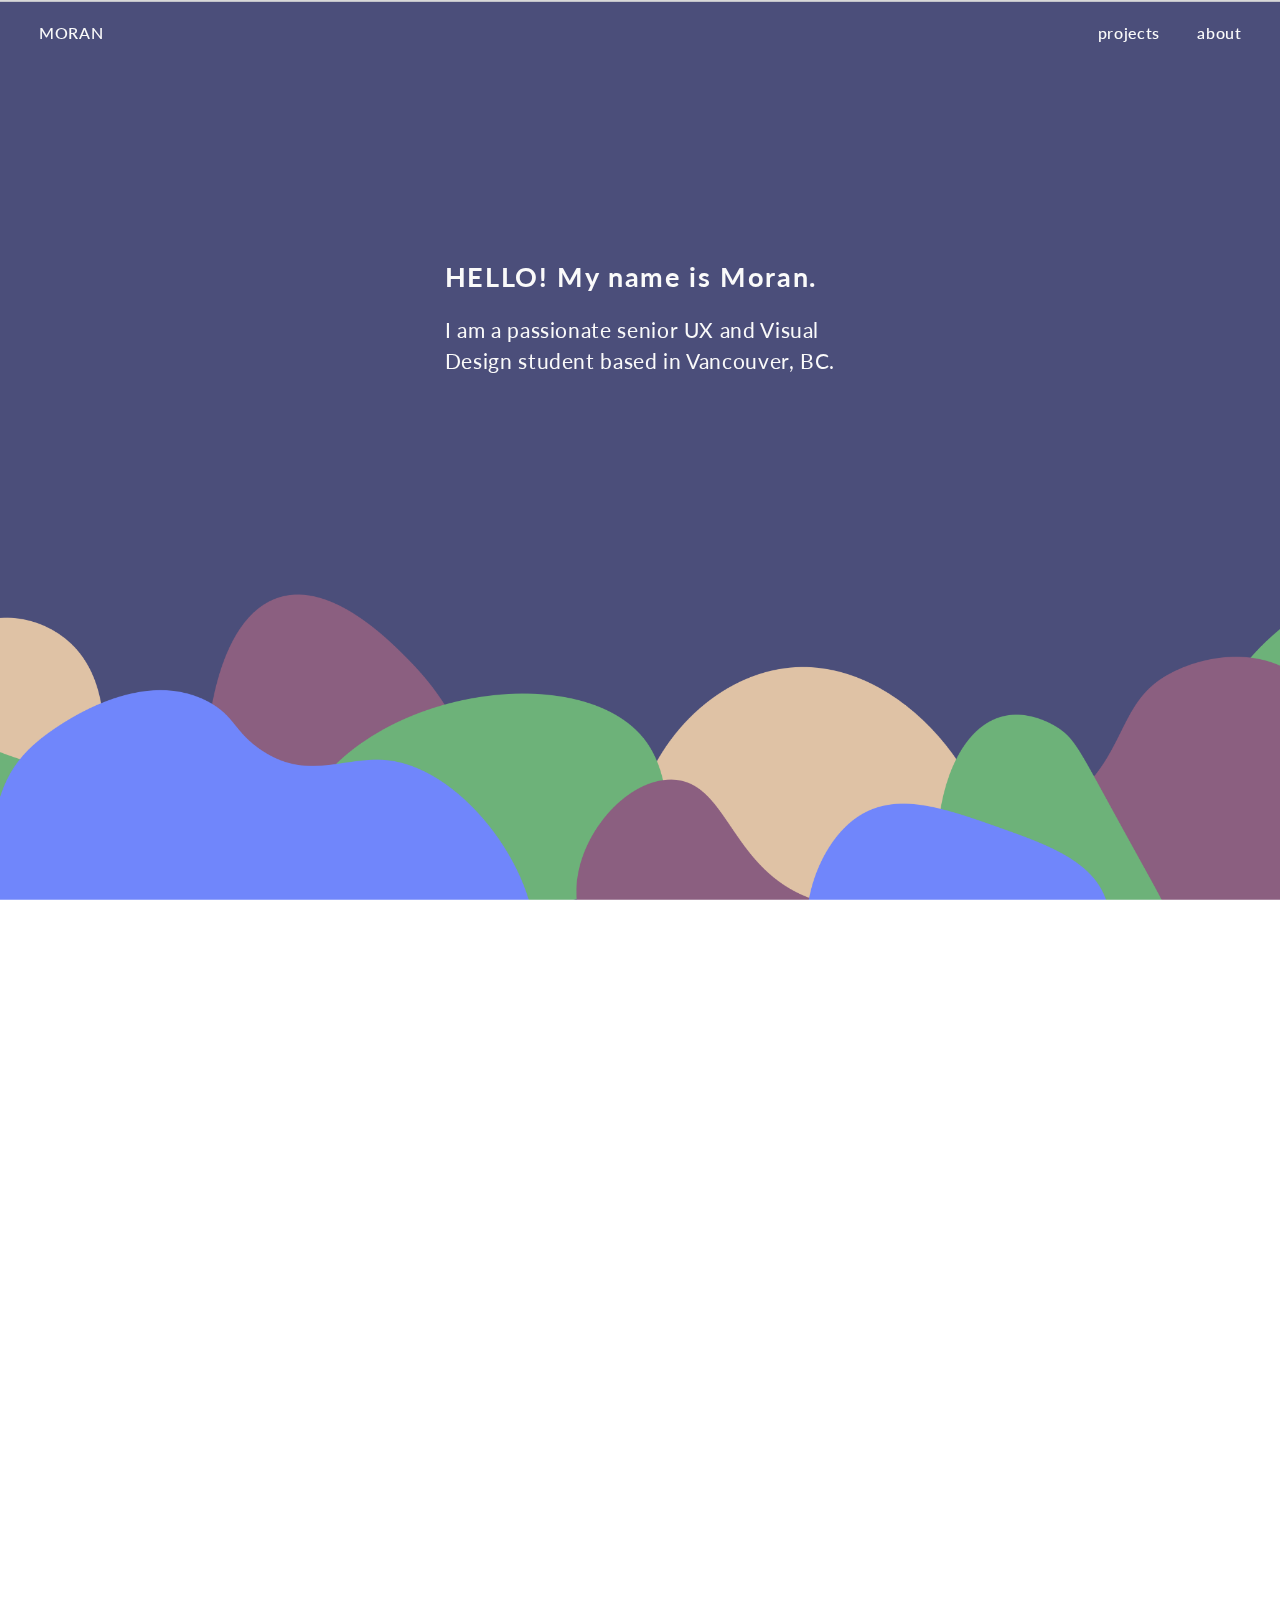
<file: index.html>
<!doctype html>
<html lang="en">
  <head>

    <meta charset="utf-8">
    <meta name="viewport" content ="width=device-width, initial-scale=1">

    <title>Moran Zhu</title>

    <link href="https://fonts.googleapis.com/css?family=Lato" rel="stylesheet">
    <link rel="stylesheet" href="css/normalize.css">
    <link rel="stylesheet" href="css/main.css">

    <link rel="stylesheet" type="text/css" href="css/jquery.fullPage.css" />

    <script src="http://ajax.googleapis.com/ajax/libs/jquery/1.11.1/jquery.min.js"></script>
    <script src="js/jquery.fullPage.js"></script>

    <script type="text/javascript">
    $(document).ready(function() {
			$('#fullpage').fullpage({
				anchors: ['firstPage', 'secondPage'],
				responsiveWidth: 720
			});
		});


	</script>

  </head>

  <body onresize="mouseOverChange()">
    <div id="fullpage">

      <div class="section">
        <div class="nav">
          <div class="nav-left">
            <a class="nav-button" href="index.html#firstPage">MORAN</a>
          </div>
          <div class="nav-right">
            <a class="nav-button projects-button" href="index.html#secondPage">projects</a>
            <a class="nav-button" href="aboutMoran.html">about</a>
          </div>
        </div>

        <div class="cover-bg"></div>

        <div id="main">
          <div class="main-content">
            <div class="content-holder">
              <h1 class="mainheading">HELLO! My name is Moran.</h1>
              <div class="intro">
                <p class="intro-p">I am a passionate senior UX and Visual Design student based in Vancouver, BC.</p>
              </div>
            </div>
          </div>
        </div>
      </div>

      <div class="section" id="projectPage">
        <div class="nav" id="secondNav">
          <div class="nav-left">
            <a class="nav-button darkbutton" href="index.html#firstPage">MORAN</a>
          </div>
          <div class="nav-right">
            <a class="nav-button darkbutton projects-button" href="index.html#secondPage">projects</a>
            <a class="nav-button darkbutton"  href="aboutMoran.html">about</a>
          </div>
        </div>

        <div class="projects">
          <div class="projects-left">
            <img class="halfimage" id="enrouteCover" src="img/enrouteCover.png" alt="green background with a hand holding an iphone"/>
            <img class="halfimage" id="aromaCover" src="img/aromaCover.png" alt="green background with a hand holding an iphone"/>
            <img class="halfimage" id="bookCover" src="img/bookCover.png" alt="green background with a hand holding an iphone"/>
          </div>

          <div class="projects-right">
            <a class="project-link" id="enroute" href="enroute.html">
              <div class="projecttitle">
                <h2 class="subheading">ENROUTE</h2>
                <h3 class="thirdheading">Mobile Application | UI+UX</h3>
              </div>
            </a>
            <a class="project-link" id="aroma" href="aroma.html">
              <div class="projecttitle">
                <h2 class="subheading">AROMA ESPRESSO BAR</h2>
                <h3 class="thirdheading">Mobile Application | UI+UX</h3>
              </div>
            </a>
            <a class="project-link" id="book" href="book.html">
              <div class="projecttitle" id="lastproject">
                <h2 class="subheading">BOOK DESIGN</h2>
                <h3 class="thirdheading">Graphic Design</h3>
              </div>
            </a>
          </div>
          <div id="space"></div>
        </div>
      </div>


    </div>



    <script src="js/changeCover.js" type="text/javascript"></script>
  </body>
</html>
</file>
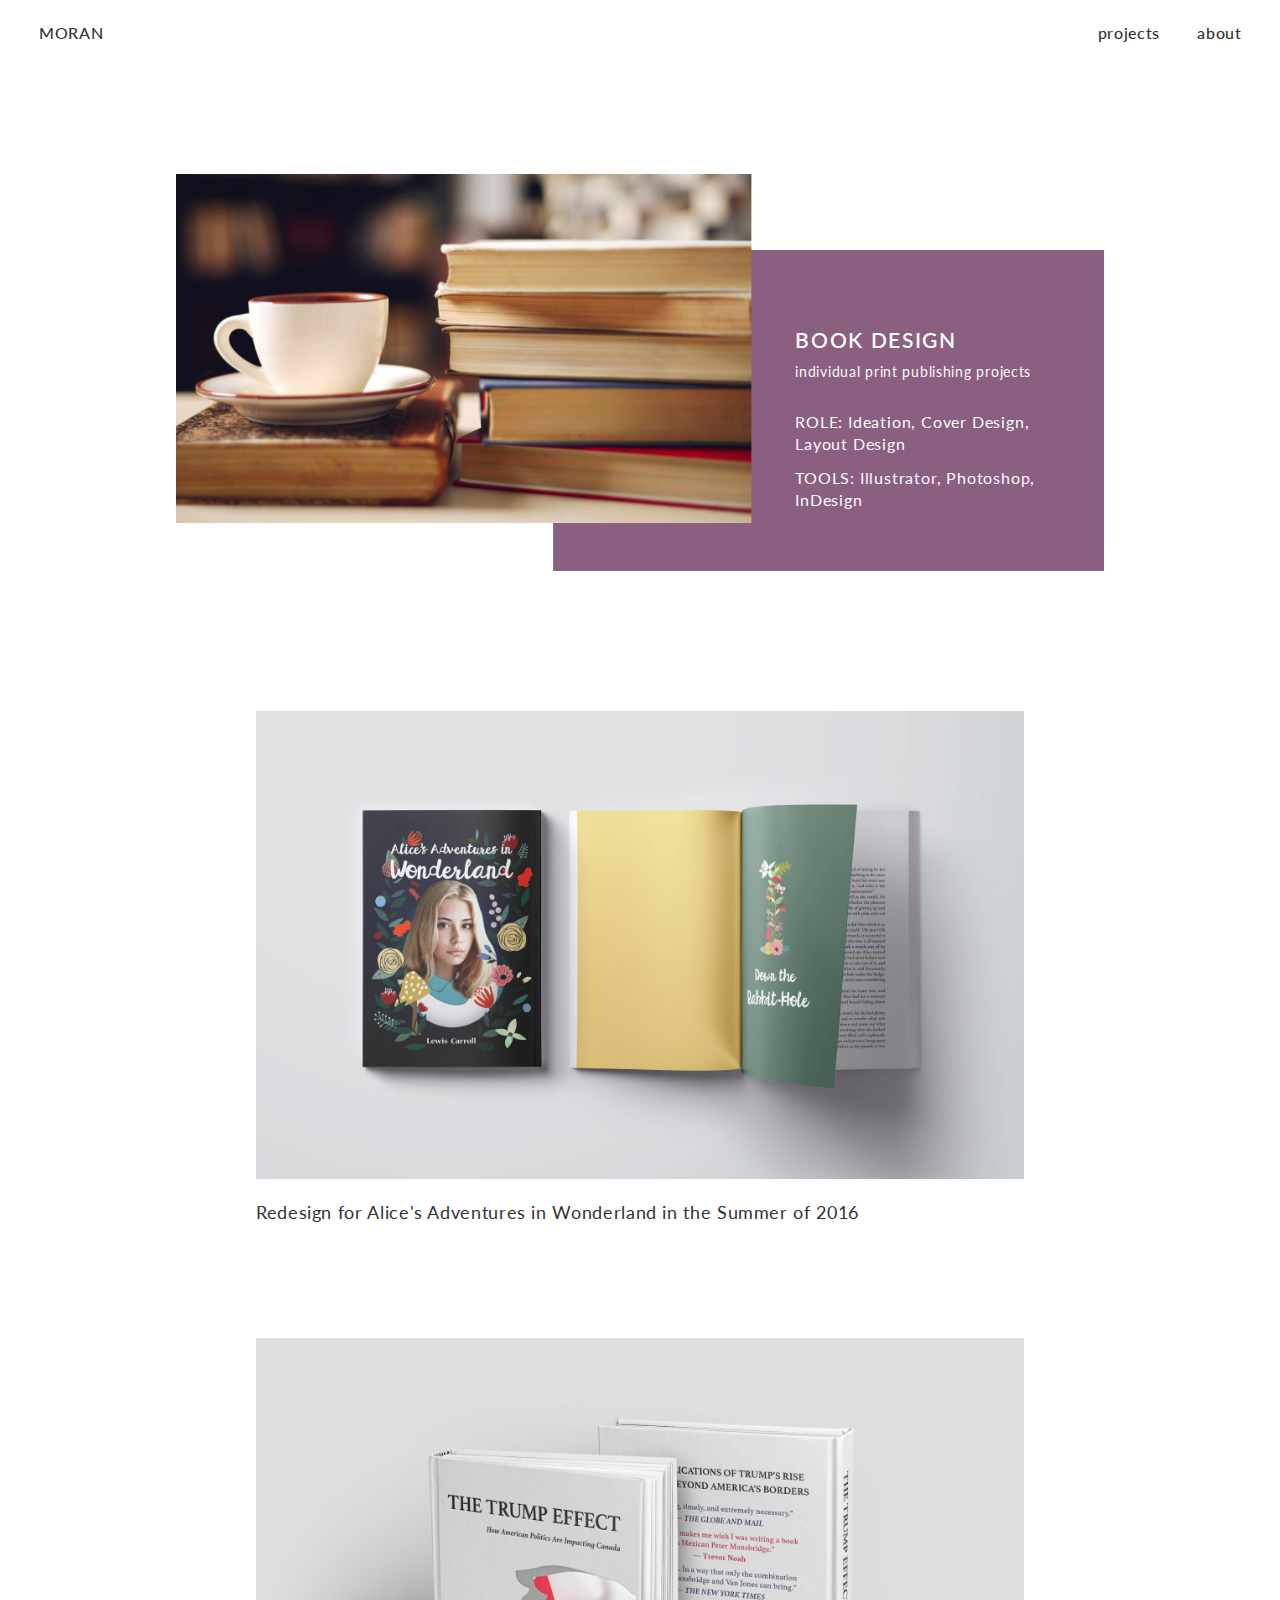
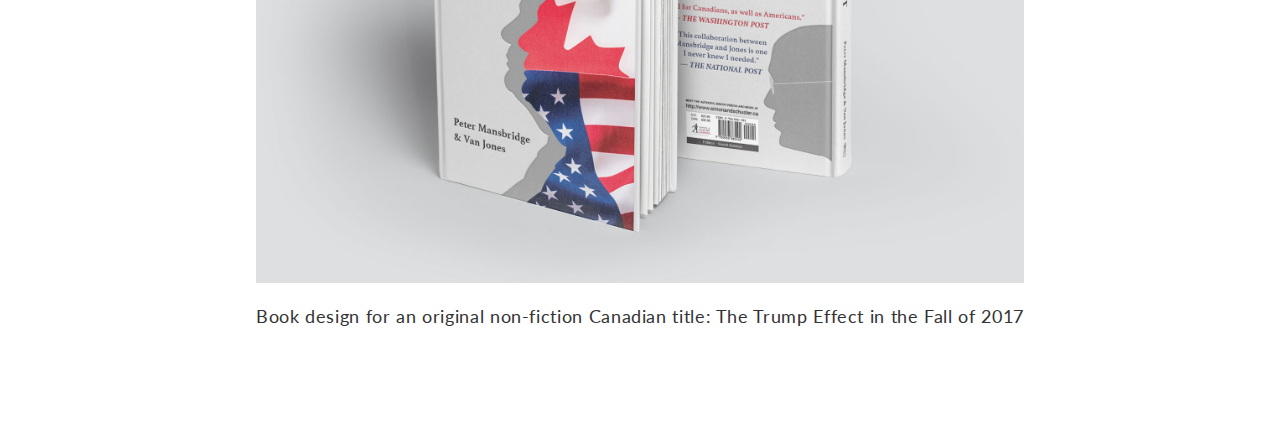
<file: book.html>
<!doctype html>
<html lang="en">
  <head>

    <meta charset="utf-8">
    <meta name="viewport" content ="width=device-width, initial-scale=1">

    <title>AROMA ESPRESSO BAR</title>

    <link href="https://fonts.googleapis.com/css?family=Lato" rel="stylesheet">
    <link rel="stylesheet" href="css/normalize.css">
    <link rel="stylesheet" href="css/project.css">

  </head>
  <body>
    <nav>
      <div class="nav-left">
        <a class="nav-button" href="index.html#firstPage">MORAN</a>
      </div>
      <div class="nav-right">
        <a class="nav-button" id="projects-button" href="index.html#secondPage">projects</a>
        <a class="nav-button" href="aboutMoran.html">about</a>
      </div>
    </nav>

    <div class="project-intro" id="aroma">
      <div class="intro-img">
        <img class="title-img" id="large" src="img/bookImage.png" alt="Introduction for the project"/>
        <img class="title-img" id="small" src="img/bookImage2.png" alt="Introduction for the project"/>
        <div class="intro-text">
          <h1 class="project-name">BOOK DESIGN</h1>
          <p class="project-description">individual print publishing projects</p>
          <p class="project-deatil">ROLE: Ideation, Cover Design, Layout Design</p>
          <p class="project-deatil">TOOLS: Illustrator, Photoshop, InDesign</p>
        </div>
      </div>
    </div>

    <div class="book" id="firstbook">
      <img class="bookImage" src="img/alicebook.jpg" alt="Redesign for book Alice's Adventures in Wonderland"/>
      <p class="bookparagraph">Redesign for Alice's Adventures in Wonderland in the Summer of 2016</p>
    </div>
    <div class="book">
      <img class="bookImage" src="img/trumpbook.jpg" alt="Book cover design for The Trump Effect"/>
      <p class="bookparagraph">Book design for an original non-fiction Canadian title: The Trump Effect in the Fall of 2017</p>
    </div>
  </body>
</html>
</file>
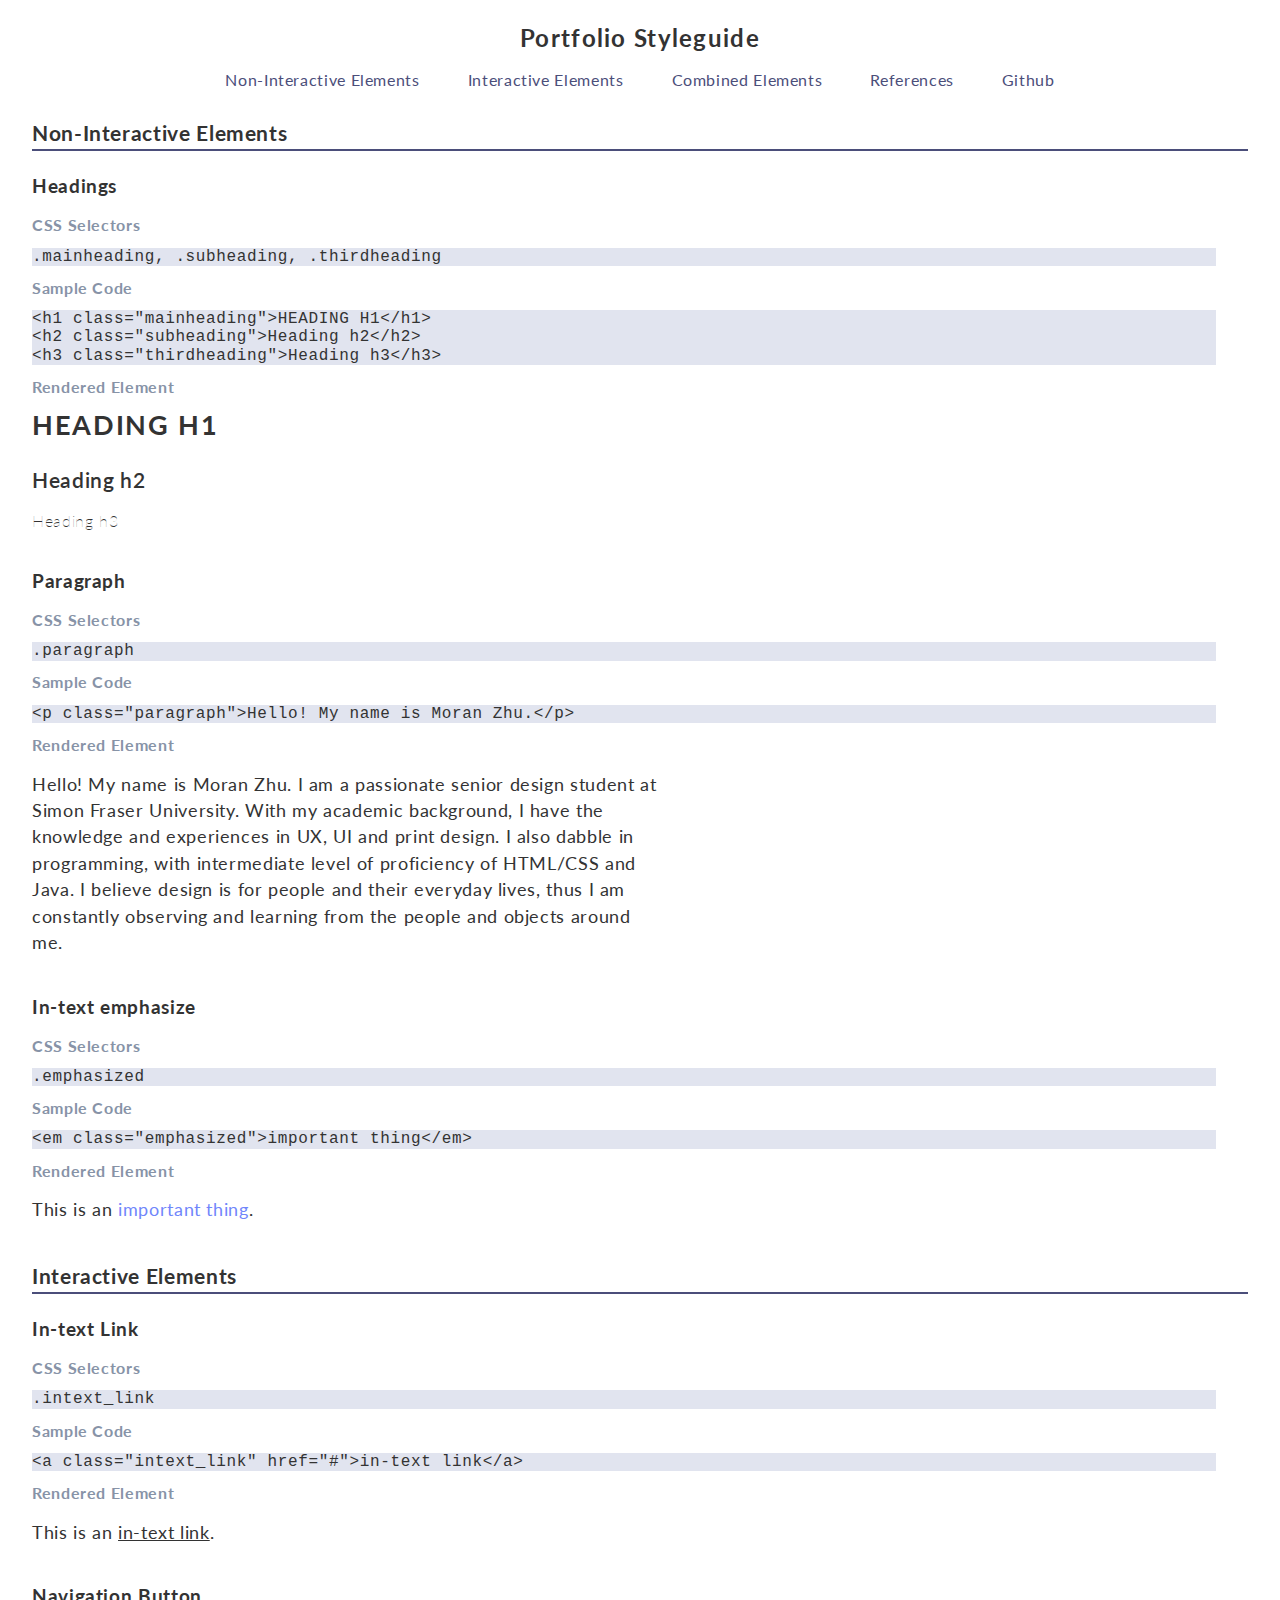
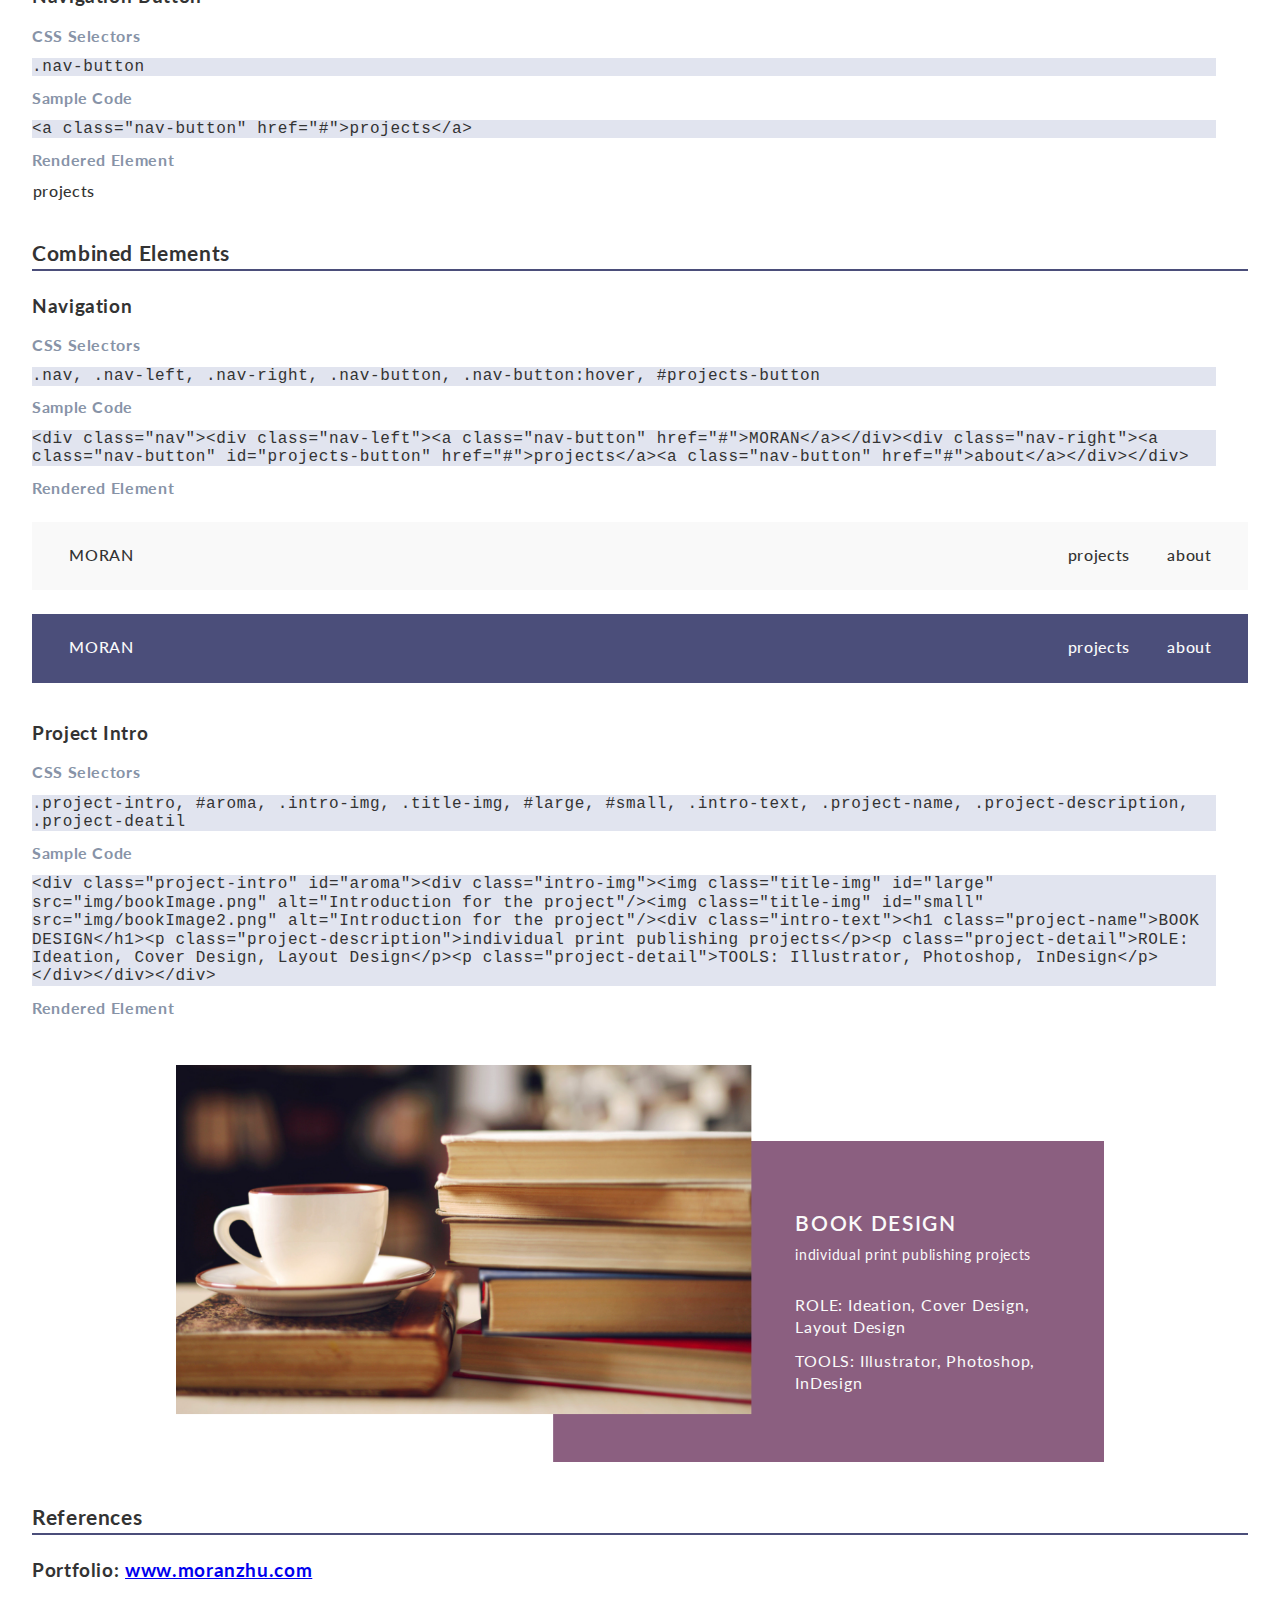
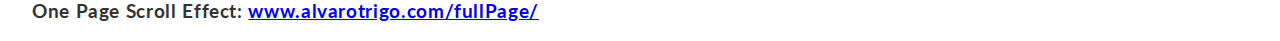
<file: styleguide.html>
<!doctype html>
<html lang ="en">
  <head>
    <meta charset="utf-8">
    <meta name="viewport" content ="width=device-width, initial-scale=1">

    <title>Portfolio Styleguide</title>

    <link href="https://fonts.googleapis.com/css?family=Lato" rel="stylesheet">
    <link rel="stylesheet" href="css/normalize.css">
    <link rel="stylesheet" href="css/styleguide.css">
  </head>

  <body>
    <header>
      <h1 id="headertext">Portfolio Styleguide</h1>
    </header>

    <nav>
      <ul class="navigation">
        <li class="nav-item"><a href="#non-interactive">Non-Interactive Elements</a></li>
        <li class="nav-item"><a href="#interactive">Interactive Elements</a></li>
        <li class="nav-item"><a href="#combined">Combined Elements</a></li>
        <li class="nav-item"><a href="https://github.com/moranzhu/P03">References</a></li>
        <li class="nav-item"><a href="https://github.com/moranzhu/P03">Github</a></li>
      </ul>
    </nav>

    <section>
      <h2 id="non-interactive">Non-Interactive Elements</h2>
      <section class="oneelement">
        <h3>Headings</h3>
        <h4 class="codetitle">CSS Selectors</h4>
          <code>.mainheading, .subheading, .thirdheading</code>
        <h4 class="codetitle">Sample Code</h4>
          <code>&lt;h1 class="mainheading"&gt;HEADING H1&lt;/h1&gt;</code>
          <code>&lt;h2 class="subheading"&gt;Heading h2&lt;/h2&gt;</code>
          <code>&lt;h3 class="thirdheading"&gt;Heading h3&lt;/h3&gt;</code>
        <h4 class="codetitle">Rendered Element</h4>
          <h1 class="mainheading">HEADING H1</h1>
          <h2 class="subheading">Heading h2</h2>
          <h3 class="thirdheading">Heading h3</h3>
      </section>

      <section class="oneelement">
        <h3>Paragraph</h3>
        <h4 class="codetitle">CSS Selectors</h4>
          <code>.paragraph</code>
        <h4 class="codetitle">Sample Code</h4>
          <code>&lt;p class="paragraph"&gt;Hello! My name is Moran Zhu.&lt;/p&gt;</code>
        <h4 class="codetitle">Rendered Element</h4>
          <p class="paragraph">Hello! My name is Moran Zhu. I am a passionate senior design student at Simon Fraser University. With my academic background, I have the knowledge and experiences in UX, UI and print design. I also dabble in programming, with intermediate level of proficiency of HTML/CSS and Java. I believe design is for people and their everyday lives, thus I am constantly observing and learning from the people and objects around me.
</p>
      </section>

      <section class="oneelement">
        <h3>In-text emphasize</h3>
        <h4 class="codetitle">CSS Selectors</h4>
          <code>.emphasized</code>
        <h4 class="codetitle">Sample Code</h4>
          <code>&lt;em class="emphasized"&gt;important thing&lt;/em&gt;</code>
        <h4 class="codetitle">Rendered Element</h4>
          <p class="paragraph">This is an <em class="emphasized">important thing</em>.</p>
      </section>

    </section>

    <section>
      <h2 id="interactive">Interactive Elements</h2>
      <section class="oneelement">
        <h3>In-text Link</h3>
        <h4 class="codetitle">CSS Selectors</h4>
          <code>.intext_link</code>
        <h4 class="codetitle">Sample Code</h4>
          <code>&lt;a class="intext_link" href="#"&gt;in-text link&lt;/a&gt;</code>
        <h4 class="codetitle">Rendered Element</h4>
          <p class="paragraph">This is an <a class="intext_link" href="#">in-text link</a>.</p>
      </section>

      <section class="oneelement">
        <h3>Navigation Button</h3>
        <h4 class="codetitle">CSS Selectors</h4>
          <code>.nav-button</code>
        <h4 class="codetitle">Sample Code</h4>
          <code>&lt;a class="nav-button" href="#"&gt;projects&lt;/a&gt;</code>
        <h4 class="codetitle">Rendered Element</h4>
          <a class="nav-button" href="#">projects</a>
      </section>

    </section>

    <section>
      <h2 id="combined">Combined Elements</h2>
      <section class="oneelement">
      <h3>Navigation</h3>
      <h4 class="codetitle">CSS Selectors</h4>
        <code>.nav, .nav-left, .nav-right, .nav-button, .nav-button:hover, #projects-button</code>
      <h4 class="codetitle">Sample Code</h4>
        <code>&lt;div class="nav"&gt;&lt;div class="nav-left"&gt;&lt;a class="nav-button" href="#"&gt;MORAN&lt;/a&gt;&lt;/div&gt;&lt;div class="nav-right"&gt;&lt;a class="nav-button" id="projects-button" href="#"&gt;projects&lt;/a&gt;&lt;a class="nav-button" href="#"&gt;about&lt;/a&gt;&lt;/div&gt;&lt;/div&gt;</code>
      <h4 class="codetitle">Rendered Element</h4>
        <div class="nav">
          <div class="nav-left">
            <a class="nav-button" href="index.html#firstPage">MORAN</a>
          </div>
          <div class="nav-right">
            <a class="nav-button projectsbutton" href="index.html#secondPage">projects</a>
            <a class="nav-button"  href="aboutMoran.html">about</a>
          </div>
        </div>
        <div class="nav" id="darknav">
          <div class="nav-left">
            <a class="nav-button darkbutton" href="index.html#firstPage">MORAN</a>
          </div>
          <div class="nav-right">
            <a class="nav-button darkbutton projectsbutton" href="index.html#secondPage">projects</a>
            <a class="nav-button darkbutton"  href="aboutMoran.html">about</a>
          </div>
        </div>
      </section>

      <section class="oneelement">
      <h3>Project Intro</h3>
      <h4 class="codetitle">CSS Selectors</h4>
        <code>.project-intro, #aroma, .intro-img, .title-img, #large, #small, .intro-text, .project-name, .project-description, .project-deatil</code>
      <h4 class="codetitle">Sample Code</h4>
        <code>&lt;div class="project-intro" id="aroma"&gt;&lt;div class="intro-img"&gt;&lt;img class="title-img" id="large" src="img/bookImage.png" alt="Introduction for the project"/&gt;&lt;img class="title-img" id="small" src="img/bookImage2.png" alt="Introduction for the project"/&gt;&lt;div class="intro-text"&gt;&lt;h1 class="project-name"&gt;BOOK DESIGN&lt;/h1&gt;&lt;p class="project-description"&gt;individual print publishing projects&lt;/p&gt;&lt;p class="project-detail"&gt;ROLE: Ideation, Cover Design, Layout Design&lt;/p&gt;&lt;p class="project-detail"&gt;TOOLS: Illustrator, Photoshop, InDesign&lt;/p&gt;&lt;/div&gt;&lt;/div&gt;&lt;/div&gt;
        </code>
      <h4 class="codetitle">Rendered Element</h4>
        <div class="project-intro" id="aroma">
          <div class="intro-img">
            <img class="title-img" id="large" src="img/bookImage.png" alt="Introduction for the project"/>
            <img class="title-img" id="small" src="img/bookImage2.png" alt="Introduction for the project"/>
            <div class="intro-text">
              <h1 class="project-name">BOOK DESIGN</h1>
              <p class="project-description">individual print publishing projects</p>
              <p class="project-deatil">ROLE: Ideation, Cover Design, Layout Design</p>
              <p class="project-deatil">TOOLS: Illustrator, Photoshop, InDesign</p>
            </div>
          </div>
        </div>
      </section>
    </section>

    <section>
      <h2 id="references">References</h2>
      <h3>Portfolio: <a href="http://www.moranzhu.com">www.moranzhu.com</a></h3>
      <h3>One Page Scroll Effect: <a href="https://alvarotrigo.com/fullPage/">www.alvarotrigo.com/fullPage/</a></h3>

    </section>

  </body>
</html>
</file>
<file: css/main.css>
body{
  min-width: 280px;
}
.cover-bg{
  background-image: url('../img/mainbackground.png');
  height: 100%;
  background-position: center;
  background-repeat: no-repeat;
  background-size: cover;
}
a{
  text-decoration: none;
  color: #333;
}
.section{
  height: 100%;
  position: relative;
}
.nav{
  margin-top: 1.5em;
  position: absolute;
  z-index: 2;
  margin-left: 3%;
  margin-right: 3%;
  width: 94%;
  height: 1.4em;
  overflow: hidden;
}
.nav-button{
  color: #FAFAFA;
  font-size: 1em;
  font-weight: 500;
  text-decoration: none;
  padding-bottom: 0.15em;
  padding-left: 0.05em;
  -webkit-transition: color 0.2s ease-out;
  -ms-transition:color 0.2s ease-out;
}
.darkbutton{
  color: #333;
}
.nav-button:hover{
  color: #F4D8BD;
  border-bottom: 0.1em solid #F4D8BD;
}
.darkbutton:hover{
  color: #4B4E7A;
  border-bottom: 0.1em solid #4B4E7A;
}
.nav-left{
  float: left;
}
.nav-right{
  float: right;
}
.projects-button{
  margin-right: 2em;
}

#main{
  width: 100%;
  position: fixed;
  top: 27vh;
}
.main-content{
  z-index: 2;
  width: 100%;
  margin: auto;
  display: flex;
  justify-content: center;
}
.content-holder{
  display:flex;
  flex-wrap: wrap;
  justify-content: flex-start;
  width: 24.4em;
}
.mainheading{
  font-size: 1.7em;
  letter-spacing: 0.06em;
  color: #FAFAFA;
  margin-bottom: 0.8em;
}
.intro{
  width: 100%;
}
.intro-p{
  margin: 0;
  font-size: 1.3em;
  line-height: 1.5em;
  color: #FAFAFA;
}

.projects{
  width: 100%;
  height: 100%;
  /* height: 100vh; */
  display: flex;
  justify-content: space-between;
  align-items: center;
}
#aromaCover, #bookCover{
  display: none;
}

.projects-left{
  width: 60%;
  display: block;
}
.halfimage{
width: 100%;
}
.projects-right{
  display: block;
}
#space{
  width: 1vw;
}
.projecttitle{
  padding-bottom: 1.5em;
  padding-top: 1.5em;
  height: auto;
}

.subheading{
  font-size: 1.3em;
  margin: 0;
  margin-bottom: 0.4em;
}
.thirdheading{
  font-size: 1em;
  font-weight: 400;
  margin: 0;
}
#aroma, #book{
  color: #B2B2B2;
  cursor: pointer;
}
#enroute{
  color: #333;
  cursor: pointer;
}

@media (max-width:50em){
  .projects-right{
    -webkit-transition: all 1s;
    -moz-transition: all 1s;
    -ms-transition: all 1s;
    font-size: 90%;
  }
}
@media (max-width:720px){
  #secondNav{
    display: none;
  }
  #space{
    display: none;
  }
  .projects-left{
    width: 56%;
    height: 100%;
    display: flex;
    flex-direction: column;
    justify-content: space-around;
  }
  #aromaCover, #bookCover{
    display: block;
  }
  .projects-right{
    -webkit-transition: all 1s;
    -moz-transition: all 1s;
    -ms-transition: all 1s;
    width: 39%;
    height: 99%;
    display: flex;
    flex-direction: column;
    justify-content: space-around;
  }
  .project-link{
    -webkit-transition: all 1s;
    -moz-transition: all 1s;
    -ms-transition: all 1s;
    height: 33%;
    display: flex;
    flex-direction: column;
    justify-content: center;
  }
  #enroute, #aroma, #book{
    color: #333;
    cursor: pointer;
  }
  #enroute:hover, #aroma:hover, #book:hover{
    color: #B2B2B2;
  }
}
@media (max-width:36.25em){
  .projects-left{
    width: 100%;
    position: relative;
  }
  .projects-right{
    -webkit-transition: all 1s;
    -moz-transition: all 1s;
    -ms-transition: all 1s;
    width: 100%;
    height: 100%;
    position: absolute;
  }
  .project-link{
    -webkit-transition: all 1s;
    -moz-transition: all 1s;
    -ms-transition: all 1s;
    width: 100%;
    height: 33.4%;
    display: flex;
    justify-content: flex-end;
  }
  .projecttitle{
    -webkit-transition: all 1s;
    -moz-transition: all 1s;
    -ms-transition: all 1s;
    align-items: center;
    padding-top: 0.7em;
    padding-bottom: 0.7em;
    background-color: rgba(224,224,224,0.6);
    display: flex;
    flex-direction: column;
    justify-content: center;
  }
  #enroute:hover, #aroma:hover, #book:hover{
    color: #4B4B4B;
  }
}
@media (max-width:34em){
  .content-holder{
    font-size: 2.9vw;
    width: 72%;
  }
}

@media (max-width:25em){
  .nav{
    margin-top: 1em;
    font-size: 95%;
  }
  .projects-button{
    margin-right: 1em;
  }
  .cover-bg{
    background-image: url('../img/mainbackground_mobile.png');
  }
  .content-holder{
    font-size: 3.1vw;
    width: 77.5%;
  }
}
</file>
<file: css/project.css>
nav{
  margin-top: 1.5em;
  margin-left: 3%;
  margin-right: 3%;
  width: 94%;
  height: 1.4em;
  overflow: hidden;
  margin-bottom: 2em;
}
.nav-button{
  color: #333;
  font-size: 1em;
  font-weight: 500;
  text-decoration: none;
  padding-bottom: 0.15em;
  padding-left: 0.05em;
  -webkit-transition: color 0.2s ease-out;
  -ms-transition:color 0.2s ease-out;
}
.nav-button:hover{
  color: #354593;
  border-bottom: 0.1em solid #354593;
}
.nav-left{
  float: left;
}
.nav-right{
  float: right;
}
#projects-button{
  margin-right: 2em;
}

.project-intro{
  width: 100%;
  margin-top: 5em;
}
#aroma{
  margin-top: 8em;
}
.intro-img{
  width: 58em;
  max-width: 90%;
  height: auto;
  margin: auto;
  position: relative;
}
.title-img{
  width: 100%;
}
#small{
  display: none;
}
.intro-text{
  position: absolute;
  right: 5%;
  top: 35%;
  width: 16.4em;
}
.project-name{
  color: #FAFAFA;
  font-size: 1.3em;
  font-weight: 600;
  margin-bottom: 0.4em;
  letter-spacing: 0.08em;
}
.project-description{
  color: #FAFAFA;
  font-size: 0.9em;
  line-height: 1.5em;
  margin-top: 0;
  margin-bottom: 2em;
  font-weight: 400;
  letter-spacing: 0.05em;
}
.project-deatil{
  color: #FAFAFA;
  font-size: 1em;
  line-height: 1.4em;
  margin: 0;
  margin-top: 0.7em;
  letter-spacing: 0.05em;
}

.shorterP, .shortP, .middleP, .longP{
  max-width: 70%;
  margin:auto;
}
.shorterP{
  width: 45.1em;
}
.shortP{
  width: 45.7em;
}
.middleP{
  width: 46.1em;
}
.longP{
  width: 46.5em;
  margin-bottom: 5em;
}
.firstP{
  margin-top: 8em;
}

.subheading{
  font-size: 1.3em;
  font-weight: 600;
  color: #6DB279;
}
.paragraph{
  width: 100%;
  font-size: 1.1em;
  line-height: 1.5em;
}
.bookparagraph{
  width: 100%;
  font-size: 1.1em;
  line-height: 1.5em;
}

.personas, .interfaceTwo, .prototype-gif{
  width: 52em;
  max-width: 70%;
  margin: auto;
  display: flex;
  margin-bottom: 4em;
}

.firstImg{
  margin-right: 5%;
}
.imgRMargin{
  margin-right: 5%;
}

.journeymap, .appflow{
  width: 62em;
  max-width: 80%;
  margin: auto;
  margin-bottom: 4em;
}

.appflow{
  margin-top: -1.5em;
}

.interfaceOne{
  width: 40em;
  max-width: 80%;
  margin: auto;
  margin-bottom: 2.5em;
}
.persona img, .journeymap img, .appflow img, .interfaceOne img, .interfaceImg img, .gif img, .aromainterfaceImg img{
  width: 100%;
}
.interfaceTwo, .prototype-gif{
  flex-wrap: wrap;
}
.interfaceImg{
  width: 47.5%;
}
.gif{
  width: 30%;
}
.aromainterfaceImg{
  width: 50%;
}
#aromaprototype{
  width: 20%;
  margin: auto;
}
#aromaprototype img{
  width: 100%;
}

.book{
  width: 60%;
  margin: auto;
  margin-bottom: 7em;
}
#firstbook{
  margin-top: 8.5em;
}
.bookImage{
  width: 100%;
  height: auto;
}


@media (max-width:64.4em){
  .intro-text{
    right: 4%;
    font-size: 1.6vw;
  }
}
@media (max-width:41.8em){
  .project-intro{
    margin-top:3em;
  }
  #aroma{
    margin-top: 3em;
  }
  #small{
    display: block;
    max-width: 85%;
    margin: 0 auto;
  }
  #large{display: none;}
  .intro-text{
    width:27em;
    font-size: 90%;
    left: 15%;
    top:69%;
    font-size: 2.4vw;
  }
  .project-description{
    margin-bottom: 1em;
  }
  .project-name{
    margin-bottom: 0.3em;
  }
  .project-deatil{
    margin-top: 0.3em;
  }
  .firstP{
    margin-top: 6em;
  }
  #aromaprototype{
    width: 40%;
  }
  .personas,.interfaceTwo{
    flex-wrap: wrap;
  }
  .aromainterfaceImg{
    width: 100%;
  }
  .book{
    width: 76%;
    margin-bottom: 4em;
  }
  #firstbook{
    margin-top:5em;
  }
}


@media (max-width:28em){
  nav{
    margin-top: 1em;
  }
  #projects-button{
    margin-right: 1em;
  }
  .project-intro{
    margin-top:2em;
  }
  #aroma{
    margin-top: 2em;
  }
  .intro-img{
    max-width: 100%;
  }
  #small{
    max-width: 100%;
  }
  .intro-text{
    width:27em;
    font-size: 90%;
    left: 9%;
    top:69%;
    font-size: 3.1vw;
  }
  .firstP{
    margin-top: 4.5em;
  }
  .shorterP, .shortP, .middleP, .longP{
    max-width: 88%;
  }
  *{
    font-size: 95%;
  }
  .personas, .interfaceTwo, .prototype-gif,.journeymap, .appflow,.interfaceOne{
    max-width: 96%;
  }
  .firstImg{
    margin-right: 0;
    margin-bottom: 1.3em;
  }
  .interfaceImg, .aromainterfaceImg{
    width: 100%;
  }
  #aromaprototype{
    width: 60%;
  }
  .book{
    width: 100%;
  }
  .bookparagraph{
    width: 90%;
    margin:auto;
    margin-top: 0.5em;
  }
}
</file>
<file: css/styleguide.css>
header{
  width:100%;
  display: flex;
  margin-top: 1.5em;
  margin-bottom: 1.2em;
  letter-spacing: 0.08em;
}
#headertext{
  font-size: 1.5em;
  margin:auto;
}
nav{
  display: flex;
  flex-wrap: wrap;
  width: 100%;
  margin-bottom: 2em;
}
.navigation{
  display: flex;
  flex-wrap: wrap;
  list-style: none;
  margin: auto;
  padding: 0;
}
.nav-item{
  padding: 0 1.5em 0 1.5em;
  display: inline-block;
}
.nav-item a{
  padding-bottom: 0.1em;
  text-decoration: none;
  color: #4B4E7A;
}
.nav-item a:hover, .nav-item a:focus{
  color: #334595;
  border-bottom: 0.1em solid #334595;
}

section{
  margin-left: 2em;
  margin-right: 2em;
  margin-bottom: 1em;
}
h2{
  font-size: 1.3em;
  padding-bottom: 0.2em;
  border-bottom: 0.1em solid #4B4E7A;
  margin-bottom: 1.2em;
}
.oneelement{
  margin: 0;
  margin-bottom: 2.5em;
}
.codetitle{
  color: #8793A7;
  margin: 0.8em 0;
}
code{
  background-color: #E1E4EF;
  display: block;
  margin-right: 2em;
}
.mainheading{
  padding: 0;
  margin: 0;
  margin-bottom: 1em;
  font-size: 1.7em;
  letter-spacing: 0.06em;
}
.subheading{
  padding: 0;
  margin: 0;
  margin-bottom: 1em;
  border: none;
  font-size: 1.3em;
  font-weight: 600;
}
.thirdheading{
  padding: 0;
  margin: 0;
  margin-bottom: 1em;
  font-size: 1em;
  font-weight: 100;
}

.paragraph{
  font-size: 1.1em;
  line-height: 1.5em;
  width: 36em;
}
.emphasized{
  font-style: normal;
  color: #7086FB;
}
.intext_link{
  color: #333;
}
.intext_link:hover{
  color: #4B4E7A;
  font-weight: 600;
}
.nav-button{
  font-size: 1em;
  font-weight: 500;
  color: #333;
  padding-bottom: 0.15em;
  padding-left: 0.05em;
  text-decoration: none;
  -webkit-transition: color 0.2s ease-out;
  -ms-transition:color 0.2s ease-out;
}
.nav-button:hover{
  color: #4B4E7A;
  border-bottom: 0.1em solid #4B4E7A;
}

.nav{
  margin: 0;
  margin-top: 1.5em;
  width: 100%;
  height: 4.3em;
  overflow: hidden;
  background-color: #F9F9F9;
}
#darknav{
  background-color: #4B4E7A;
}
.nav-left{
  margin-left: 3%;
  margin-top: 1.5em;
  float: left;
}
.darkbutton{
  color: #FAFAFA;
}
.darkbutton:hover{
  color: #F4D8BD;
  border-bottom: 0.1em solid #F4D8BD;
}
.nav-right{
  margin-right: 3%;
  margin-top: 1.5em;
  float: right;
}
.projectsbutton{
  margin-right: 2em;
}

.project-intro{
  width: 100%;
  margin-top: 2em;
}
#aroma{
  margin-top: 3em;
}
.intro-img{
  width: 58em;
  max-width: 90%;
  height: auto;
  margin: auto;
  position: relative;
}
.title-img{
  width: 100%;
}
#small{
  display: none;
}
.intro-text{
  position: absolute;
  right: 5%;
  top: 35%;
  width: 16.4em;
}
.project-name{
  color: #FAFAFA;
  font-size: 1.3em;
  font-weight: 600;
  margin-bottom: 0.4em;
  margin-top: 0.3em;
  letter-spacing: 0.08em;
}
.project-description{
  color: #FAFAFA;
  font-size: 0.9em;
  line-height: 1.5em;
  margin-top: 0;
  margin-bottom: 2em;
  font-weight: 400;
  letter-spacing: 0.05em;
}
.project-deatil{
  color: #FAFAFA;
  font-size: 1em;
  line-height: 1.4em;
  margin: 0;
  margin-top: 0.7em;
  letter-spacing: 0.05em;
}

@media (max-width:64.4em){
  .intro-text{
    right: 4%;
    font-size: 1.6vw;
  }
}
@media (max-width:43.8em) {
  .navigation{
    justify-content: center;
  }
  .nav-item{
    width: 100%;
    display: flex;
    justify-content: center;
    margin-bottom: 0.4em;
  }
  .paragraph{
    width: 68%;
  }
}
@media (max-width:41.8em){
  #aroma{
    margin-top: 3em;
  }
  #small{
    display: block;
    max-width: 85%;
    margin: 0 auto;
  }
  #large{display: none;}
  .intro-text{
    width:27em;
    font-size: 90%;
    left: 15%;
    top:69%;
    font-size: 2.4vw;
  }
  .project-description{
    margin-bottom: 1em;
  }
  .project-name{
    margin-bottom: 0.3em;
  }
  .project-deatil{
    margin-top: 0.3em;
  }
}

@media (max-width:32.5em) {
  .paragraph{
    width: 90%;
  }
}
@media (max-width:28em) {
  *{
    font-size: 95%;
  }
  .project-intro{
    margin-top:1.8em;
  }
  #aroma{
    margin-top: 2em;
  }
  .intro-img{
    max-width: 100%;
  }
  #small{
    max-width: 100%;
  }
  .intro-text{
    width:27em;
    font-size: 90%;
    left: 9%;
    top:69%;
    font-size: 3.1vw;
  }
}
@media (max-width:25em) {
  .projectsbutton{
    margin-right: 1em;
  }
}
</file>
